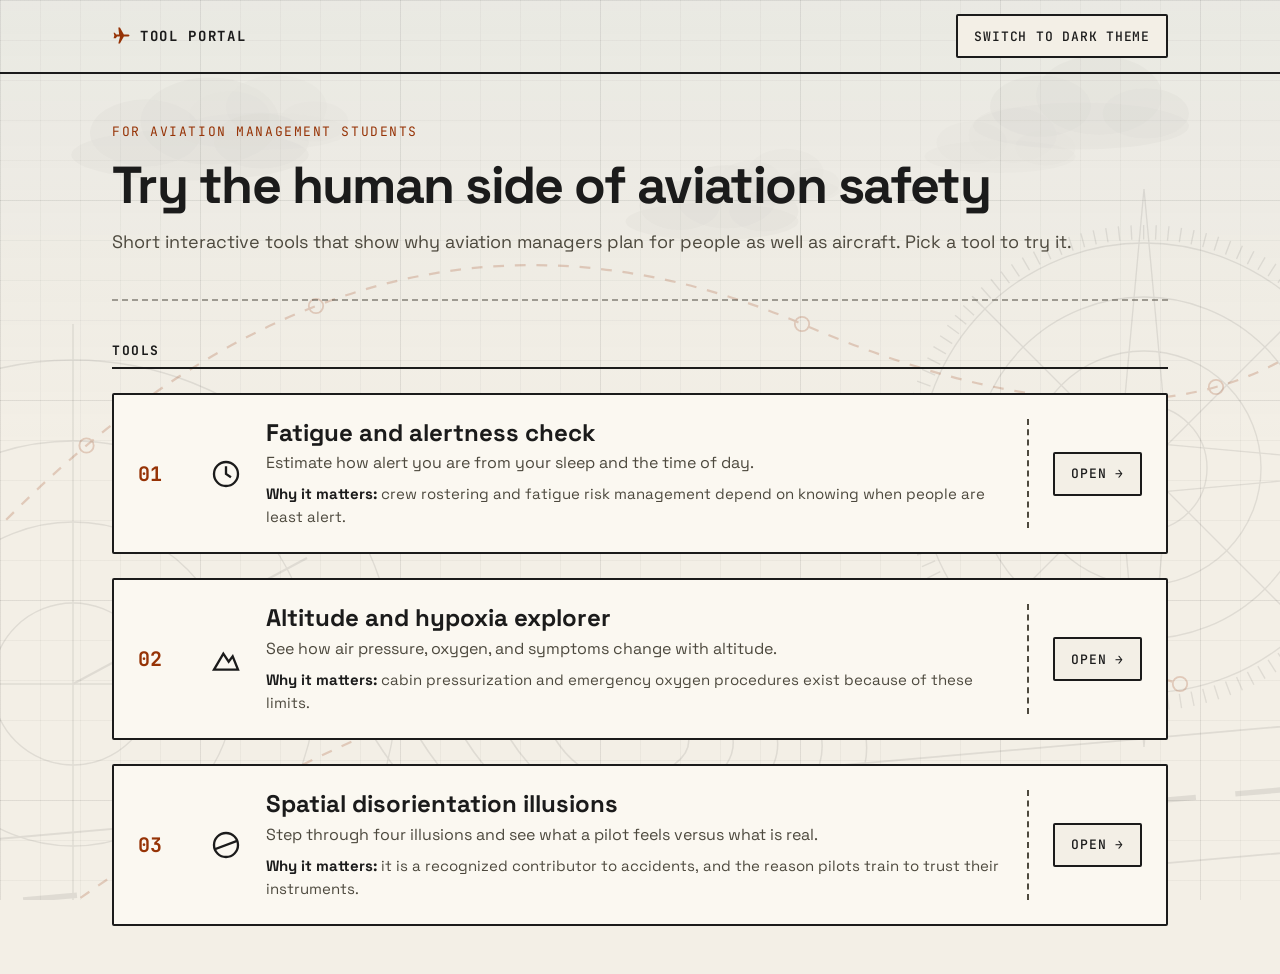
<file: index.html>
<!DOCTYPE html>
<html lang="en" data-theme="light">
<head>
  <meta charset="utf-8">
  <meta name="viewport" content="width=device-width, initial-scale=1">
  <title>Tool Portal</title>
  <link rel="preconnect" href="https://fonts.googleapis.com">
  <link rel="preconnect" href="https://fonts.gstatic.com" crossorigin>
  <link rel="stylesheet" href="https://fonts.googleapis.com/css2?family=JetBrains+Mono:wght@400;500;700&family=Space+Grotesk:wght@400;500;700&display=swap">
  <link rel="stylesheet" href="css/styles.css">
  <script src="js/theme.js"></script>
</head>
<body>
  <header class="site-header">
    <p class="site-title">Tool Portal</p>
    <button id="theme-toggle" class="theme-toggle" type="button">Switch to dark theme</button>
  </header>

  <main>
    <section class="hero">
      <p class="eyebrow">For aviation management students</p>
      <h1>Try the human side of aviation safety</h1>
      <p class="lead">Short interactive tools that show why aviation managers plan for people as well as aircraft. Pick a tool to try it.</p>
      <div class="sky-lane" aria-hidden="true"><span class="plane"></span></div>
    </section>

    <h2 class="section-label">Tools</h2>
    <ul class="tool-list">
      <li class="tool-row">
        <svg class="tool-icon" viewBox="0 0 24 24" aria-hidden="true"><circle cx="12" cy="12" r="9"></circle><path d="M12 7v5l3 2"></path></svg>
        <div class="tool-text">
          <h3><a class="tool-link" href="tools/fatigue/index.html">Fatigue and alertness check</a></h3>
          <p>Estimate how alert you are from your sleep and the time of day.</p>
          <p class="tool-why"><strong>Why it matters:</strong> crew rostering and fatigue risk management depend on knowing when people are least alert.</p>
        </div>
        <span class="tool-stub" aria-hidden="true"><span class="button">Open &rarr;</span></span>
      </li>
      <li class="tool-row">
        <svg class="tool-icon" viewBox="0 0 24 24" aria-hidden="true"><path d="M3 20l7-12 4 6 3-4 4 10z"></path></svg>
        <div class="tool-text">
          <h3><a class="tool-link" href="tools/altitude/index.html">Altitude and hypoxia explorer</a></h3>
          <p>See how air pressure, oxygen, and symptoms change with altitude.</p>
          <p class="tool-why"><strong>Why it matters:</strong> cabin pressurization and emergency oxygen procedures exist because of these limits.</p>
        </div>
        <span class="tool-stub" aria-hidden="true"><span class="button">Open &rarr;</span></span>
      </li>
      <li class="tool-row">
        <svg class="tool-icon" viewBox="0 0 24 24" aria-hidden="true"><circle cx="12" cy="12" r="9"></circle><path d="M4 15l16-6"></path></svg>
        <div class="tool-text">
          <h3><a class="tool-link" href="tools/disorientation/index.html">Spatial disorientation illusions</a></h3>
          <p>Step through four illusions and see what a pilot feels versus what is real.</p>
          <p class="tool-why"><strong>Why it matters:</strong> it is a recognized contributor to accidents, and the reason pilots train to trust their instruments.</p>
        </div>
        <span class="tool-stub" aria-hidden="true"><span class="button">Open &rarr;</span></span>
      </li>
    </ul>
  </main>
</body>
</html>
</file>
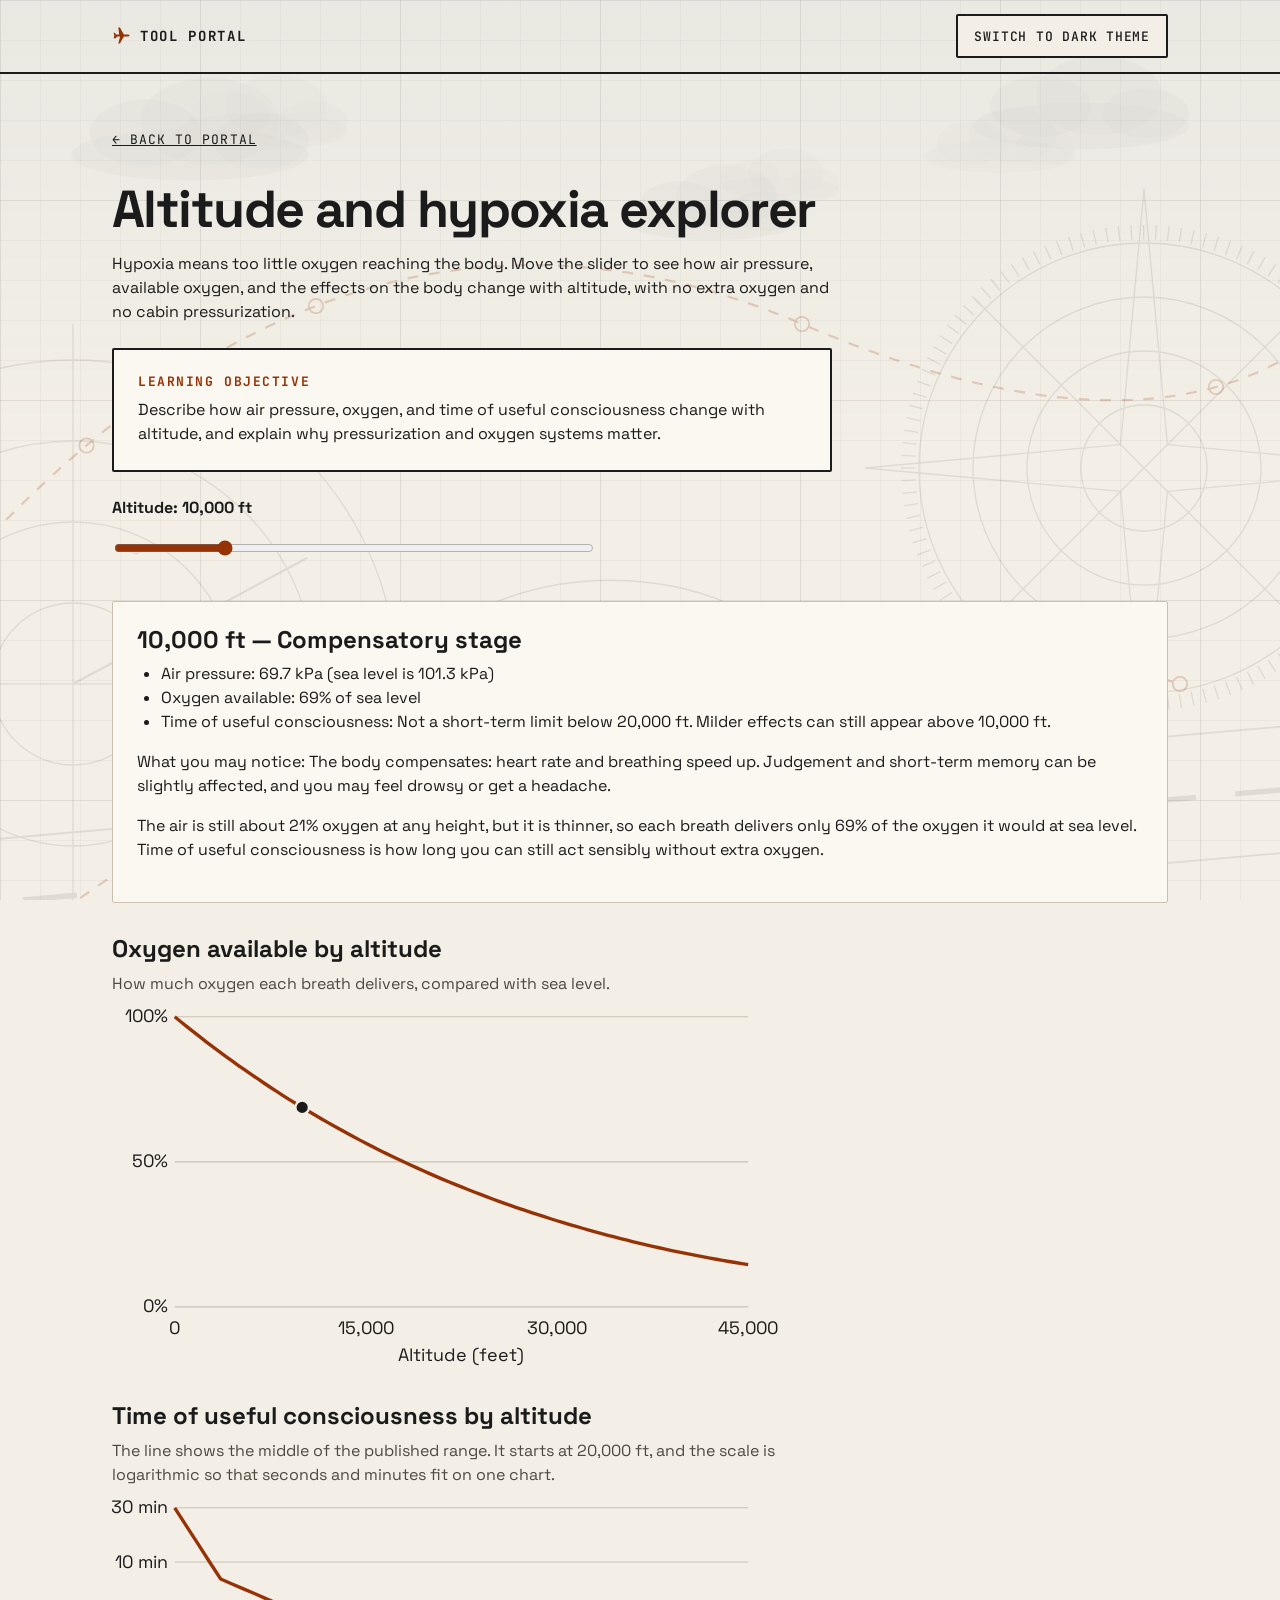
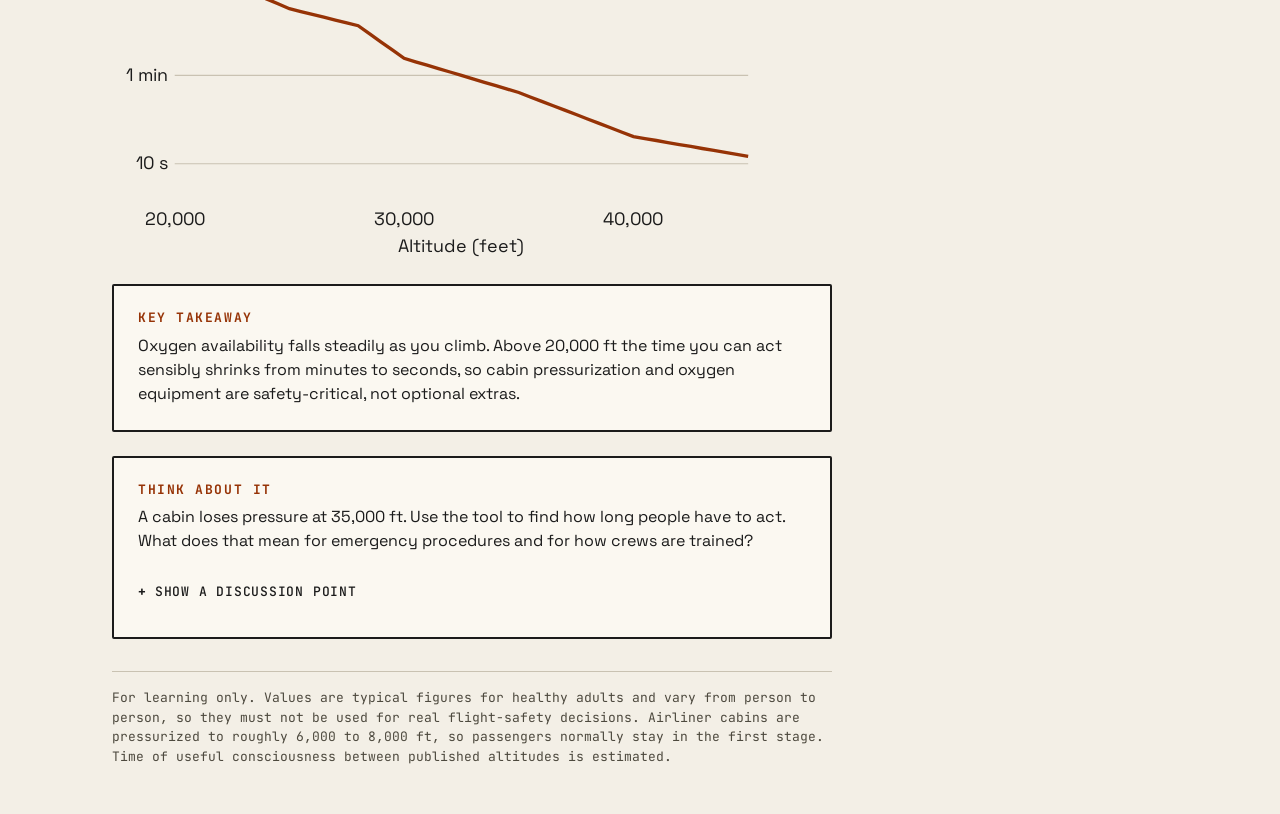
<file: tools/altitude/index.html>
<!DOCTYPE html>
<html lang="en" data-theme="light">
<head>
  <meta charset="utf-8">
  <meta name="viewport" content="width=device-width, initial-scale=1">
  <title>Altitude and hypoxia explorer</title>
  <link rel="preconnect" href="https://fonts.googleapis.com">
  <link rel="preconnect" href="https://fonts.gstatic.com" crossorigin>
  <link rel="stylesheet" href="https://fonts.googleapis.com/css2?family=JetBrains+Mono:wght@400;500;700&family=Space+Grotesk:wght@400;500;700&display=swap">
  <link rel="stylesheet" href="../../css/styles.css">
  <link rel="stylesheet" href="altitude.css">
  <script src="../../js/theme.js"></script>
</head>
<body>
  <header class="site-header">
    <p class="site-title">Tool Portal</p>
    <button id="theme-toggle" class="theme-toggle" type="button">Switch to dark theme</button>
  </header>

  <main>
    <a class="back-link" href="../../index.html">&larr; Back to portal</a>
    <h1>Altitude and hypoxia explorer</h1>
    <p>Hypoxia means too little oxygen reaching the body. Move the slider to see how air pressure, available oxygen, and the effects on the body change with altitude, with no extra oxygen and no cabin pressurization.</p>
    <section class="learn">
      <h2 class="learn-label">Learning objective</h2>
      <p>Describe how air pressure, oxygen, and time of useful consciousness change with altitude, and explain why pressurization and oxygen systems matter.</p>
    </section>

    <div class="slider-field">
      <label for="altitude">Altitude: <output id="altitude-value" for="altitude"></output></label>
      <input id="altitude" type="range" min="0" max="45000" step="500" value="10000">
    </div>

    <div id="result" class="result" aria-live="polite"></div>

    <h2>Oxygen available by altitude</h2>
    <p class="chart-caption">How much oxygen each breath delivers, compared with sea level.</p>
    <div id="oxygen-chart"></div>

    <h2>Time of useful consciousness by altitude</h2>
    <p class="chart-caption">The line shows the middle of the published range. It starts at 20,000 ft, and the scale is logarithmic so that seconds and minutes fit on one chart.</p>
    <div id="consciousness-chart"></div>

    <section class="learn">
      <h2 class="learn-label">Key takeaway</h2>
      <p>Oxygen availability falls steadily as you climb. Above 20,000 ft the time you can act sensibly shrinks from minutes to seconds, so cabin pressurization and oxygen equipment are safety-critical, not optional extras.</p>
    </section>
    <section class="learn">
      <h2 class="learn-label">Think about it</h2>
      <p>A cabin loses pressure at 35,000 ft. Use the tool to find how long people have to act. What does that mean for emergency procedures and for how crews are trained?</p>
      <details>
        <summary>Show a discussion point</summary>
        <p>At 35,000 ft the tool shows about 30 to 60 seconds, which is very little time. That is why crews put on their own oxygen first and start a descent promptly, and why the drill is practised regularly.</p>
      </details>
    </section>
    <p class="note">For learning only. Values are typical figures for healthy adults and vary from person to person, so they must not be used for real flight-safety decisions. Airliner cabins are pressurized to roughly 6,000 to 8,000 ft, so passengers normally stay in the first stage. Time of useful consciousness between published altitudes is estimated.</p>
  </main>

  <script src="model.js"></script>
  <script src="page.js"></script>
</body>
</html>
</file>
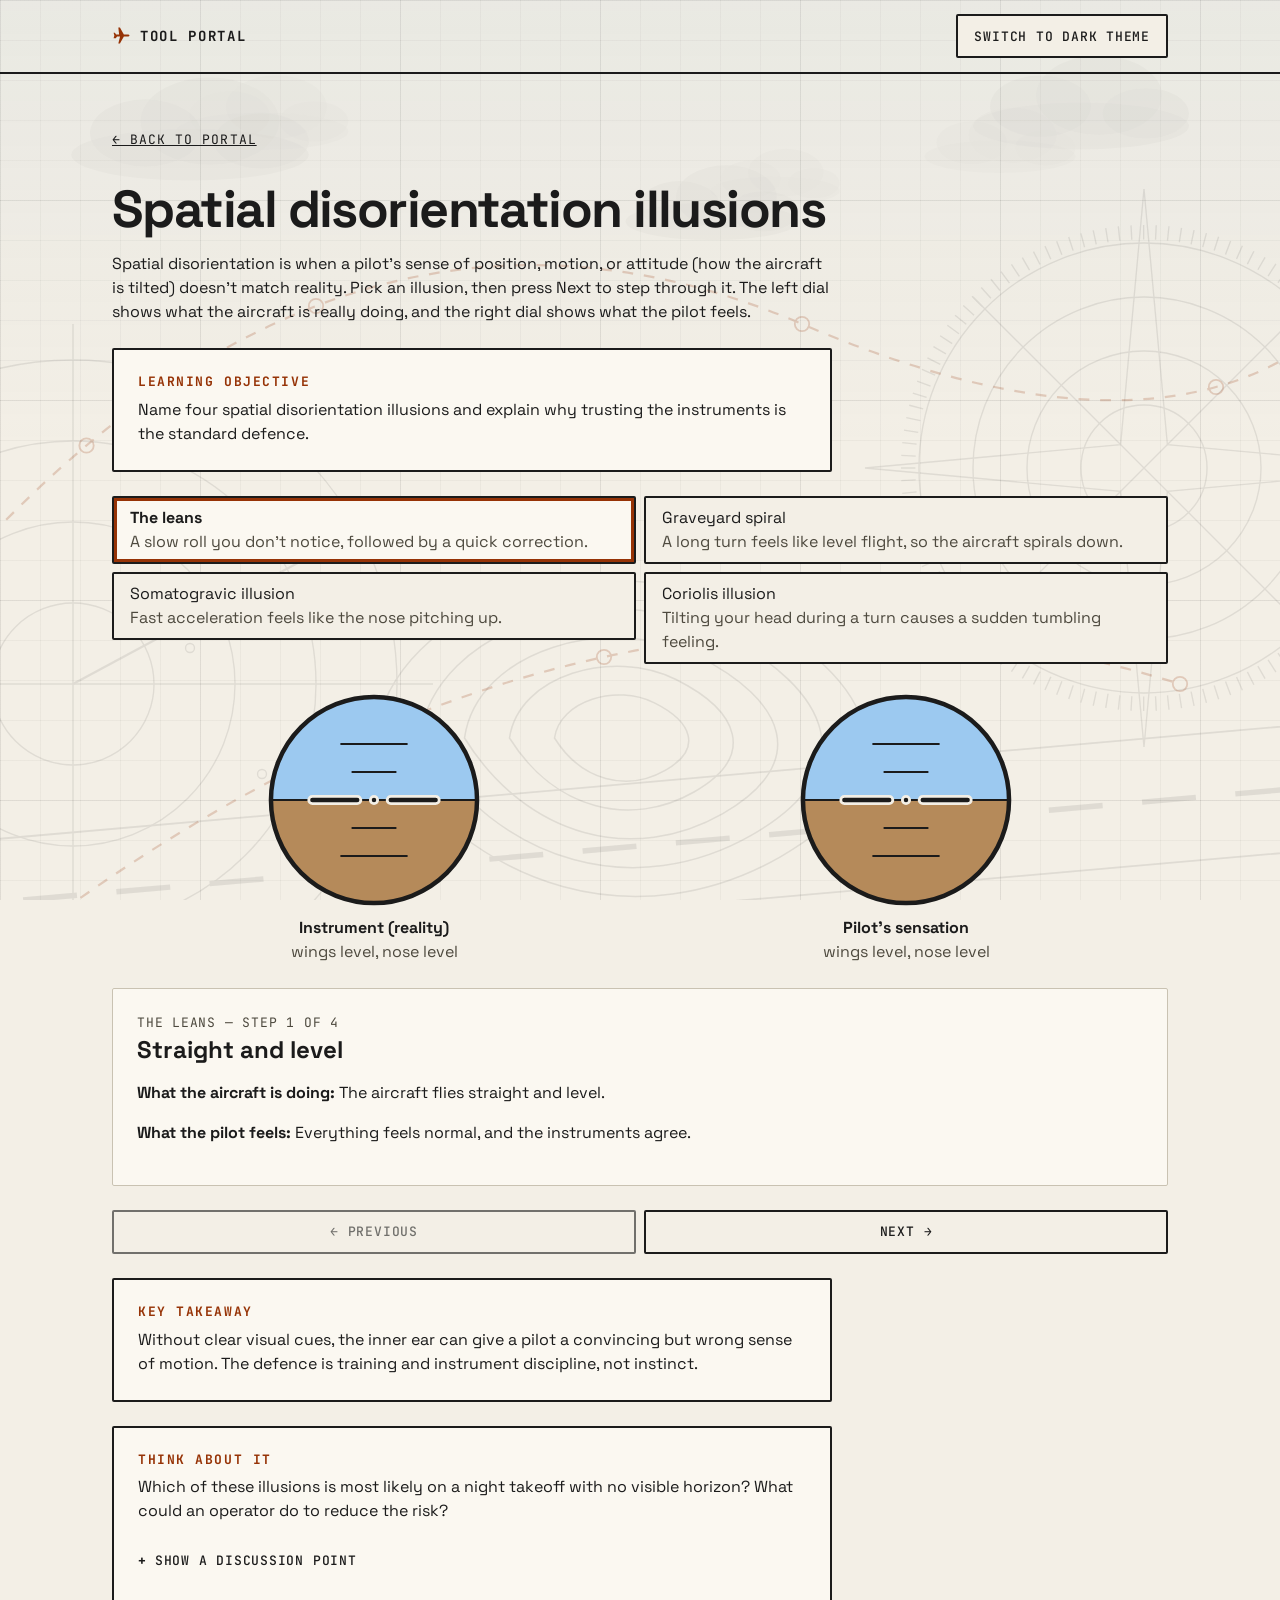
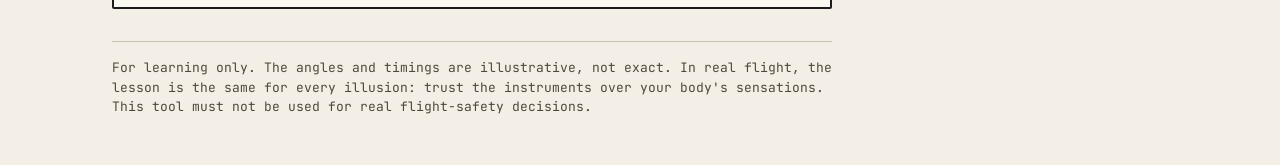
<file: tools/disorientation/index.html>
<!DOCTYPE html>
<html lang="en" data-theme="light">
<head>
  <meta charset="utf-8">
  <meta name="viewport" content="width=device-width, initial-scale=1">
  <title>Spatial disorientation illusions</title>
  <link rel="preconnect" href="https://fonts.googleapis.com">
  <link rel="preconnect" href="https://fonts.gstatic.com" crossorigin>
  <link rel="stylesheet" href="https://fonts.googleapis.com/css2?family=JetBrains+Mono:wght@400;500;700&family=Space+Grotesk:wght@400;500;700&display=swap">
  <link rel="stylesheet" href="../../css/styles.css">
  <link rel="stylesheet" href="disorientation.css">
  <script src="../../js/theme.js"></script>
</head>
<body>
  <header class="site-header">
    <p class="site-title">Tool Portal</p>
    <button id="theme-toggle" class="theme-toggle" type="button">Switch to dark theme</button>
  </header>

  <main>
    <a class="back-link" href="../../index.html">&larr; Back to portal</a>
    <h1>Spatial disorientation illusions</h1>
    <p>Spatial disorientation is when a pilot's sense of position, motion, or attitude (how the aircraft is tilted) doesn't match reality. Pick an illusion, then press Next to step through it. The left dial shows what the aircraft is really doing, and the right dial shows what the pilot feels.</p>
    <section class="learn">
      <h2 class="learn-label">Learning objective</h2>
      <p>Name four spatial disorientation illusions and explain why trusting the instruments is the standard defence.</p>
    </section>

    <ul id="picker" class="picker"></ul>

    <div id="stage" class="stage"></div>

    <div id="explanation" class="explanation" aria-live="polite"></div>

    <div class="controls">
      <button id="previous" type="button">&larr; Previous</button>
      <button id="next" type="button">Next &rarr;</button>
    </div>

    <section class="learn">
      <h2 class="learn-label">Key takeaway</h2>
      <p>Without clear visual cues, the inner ear can give a pilot a convincing but wrong sense of motion. The defence is training and instrument discipline, not instinct.</p>
    </section>
    <section class="learn">
      <h2 class="learn-label">Think about it</h2>
      <p>Which of these illusions is most likely on a night takeoff with no visible horizon? What could an operator do to reduce the risk?</p>
      <details>
        <summary>Show a discussion point</summary>
        <p>The somatogravic illusion: strong acceleration feels like the nose pitching up. Operators can reduce the risk with instrument-focused takeoff procedures, regular simulator practice, and crew monitoring of pitch and altitude.</p>
      </details>
    </section>
    <p class="note">For learning only. The angles and timings are illustrative, not exact. In real flight, the lesson is the same for every illusion: trust the instruments over your body's sensations. This tool must not be used for real flight-safety decisions.</p>
  </main>

  <script src="illusions.js"></script>
  <script src="page.js"></script>
</body>
</html>
</file>
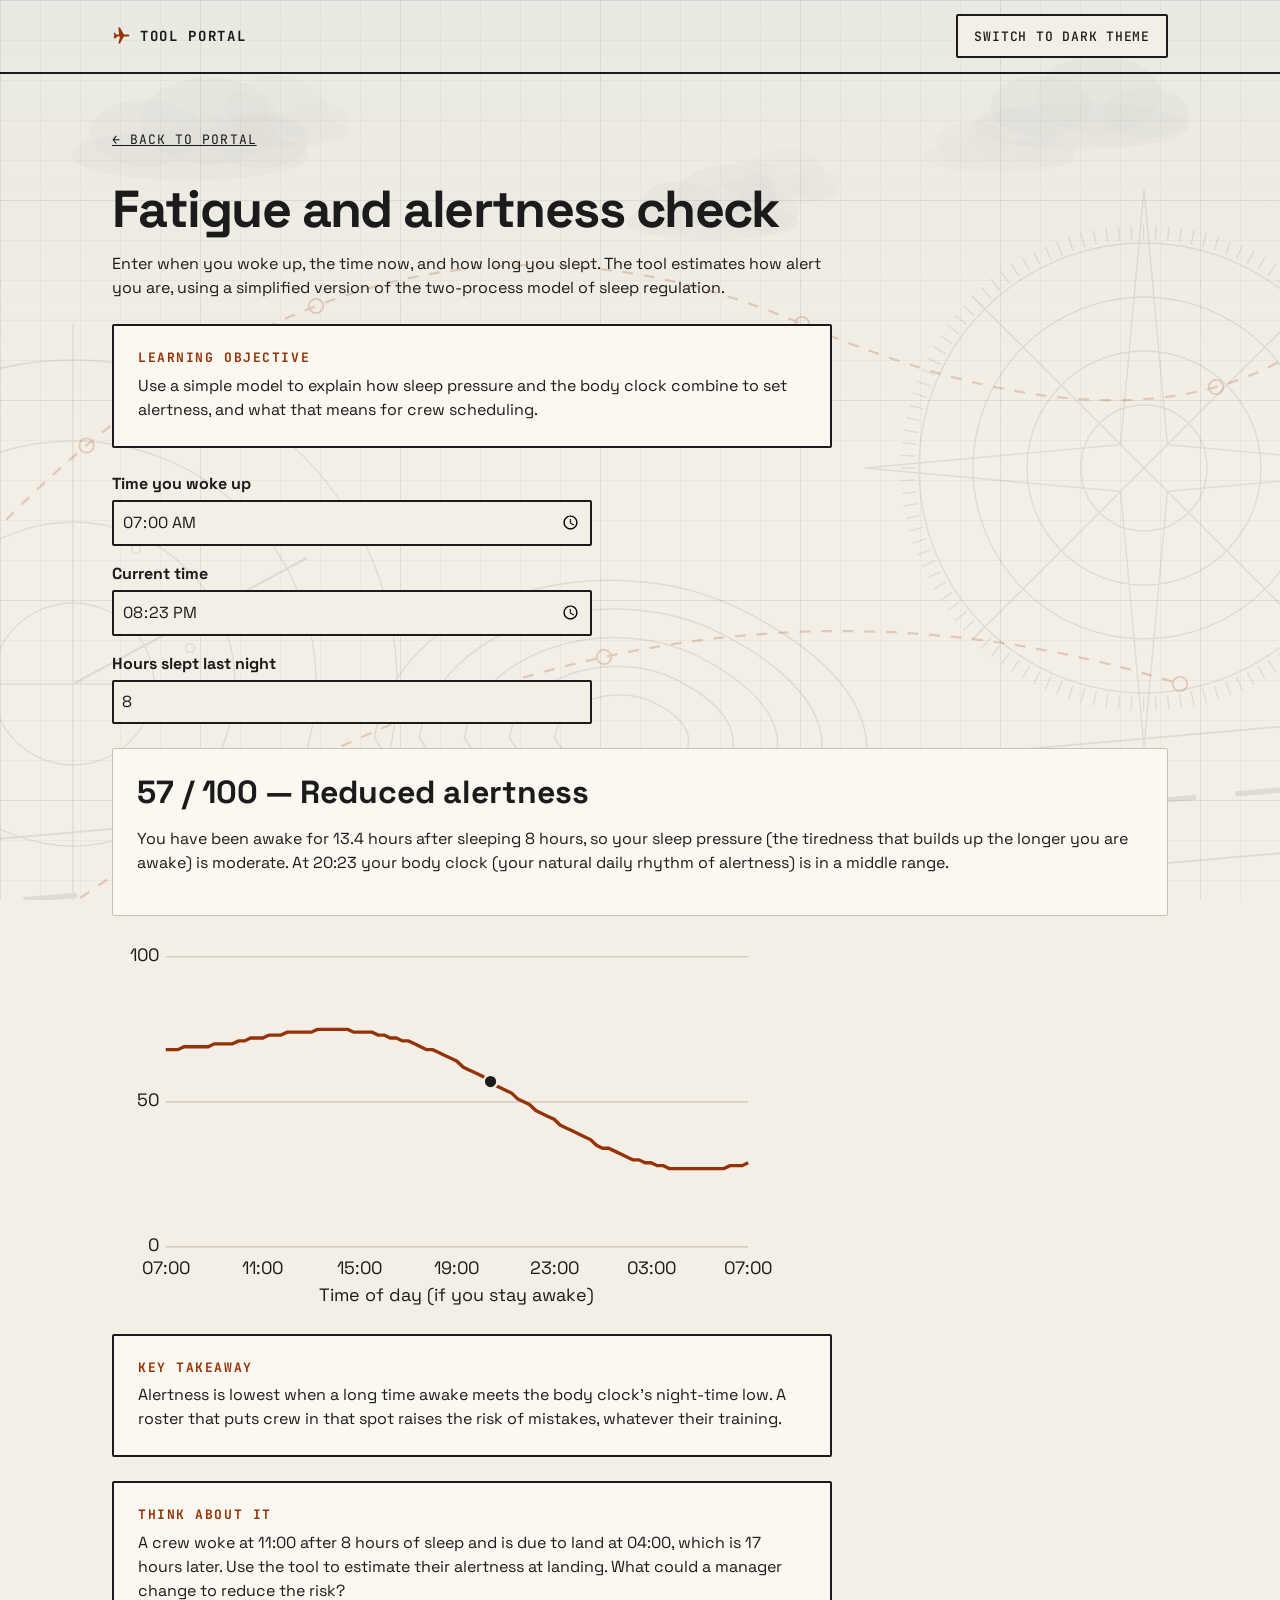
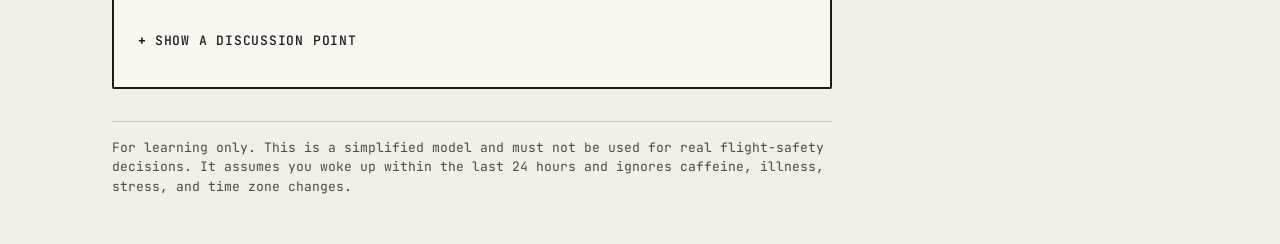
<file: tools/fatigue/index.html>
<!DOCTYPE html>
<html lang="en" data-theme="light">
<head>
  <meta charset="utf-8">
  <meta name="viewport" content="width=device-width, initial-scale=1">
  <title>Fatigue and alertness check</title>
  <link rel="preconnect" href="https://fonts.googleapis.com">
  <link rel="preconnect" href="https://fonts.gstatic.com" crossorigin>
  <link rel="stylesheet" href="https://fonts.googleapis.com/css2?family=JetBrains+Mono:wght@400;500;700&family=Space+Grotesk:wght@400;500;700&display=swap">
  <link rel="stylesheet" href="../../css/styles.css">
  <link rel="stylesheet" href="fatigue.css">
  <script src="../../js/theme.js"></script>
</head>
<body>
  <header class="site-header">
    <p class="site-title">Tool Portal</p>
    <button id="theme-toggle" class="theme-toggle" type="button">Switch to dark theme</button>
  </header>

  <main>
    <a class="back-link" href="../../index.html">&larr; Back to portal</a>
    <h1>Fatigue and alertness check</h1>
    <p>Enter when you woke up, the time now, and how long you slept. The tool estimates how alert you are, using a simplified version of the two-process model of sleep regulation.</p>
    <section class="learn">
      <h2 class="learn-label">Learning objective</h2>
      <p>Use a simple model to explain how sleep pressure and the body clock combine to set alertness, and what that means for crew scheduling.</p>
    </section>

    <form class="tool-form" onsubmit="return false">
      <div class="field">
        <label for="wake-time">Time you woke up</label>
        <input id="wake-time" type="time" value="07:00" required>
      </div>
      <div class="field">
        <label for="current-time">Current time</label>
        <input id="current-time" type="time" required>
      </div>
      <div class="field">
        <label for="hours-slept">Hours slept last night</label>
        <input id="hours-slept" type="number" min="0" max="16" step="0.5" value="8" required>
      </div>
    </form>

    <div id="result" class="result" aria-live="polite"></div>
    <div id="chart"></div>

    <section class="learn">
      <h2 class="learn-label">Key takeaway</h2>
      <p>Alertness is lowest when a long time awake meets the body clock's night-time low. A roster that puts crew in that spot raises the risk of mistakes, whatever their training.</p>
    </section>
    <section class="learn">
      <h2 class="learn-label">Think about it</h2>
      <p>A crew woke at 11:00 after 8 hours of sleep and is due to land at 04:00, which is 17 hours later. Use the tool to estimate their alertness at landing. What could a manager change to reduce the risk?</p>
      <details>
        <summary>Show a discussion point</summary>
        <p>Expect a low score, because sleep pressure is high and the body clock is near its daily low. Options include starting the duty later, adding a rest period before it, or changing who flies the critical phases. Real fatigue rules come from your regulator and your company, not from this tool.</p>
      </details>
    </section>
    <p class="note">For learning only. This is a simplified model and must not be used for real flight-safety decisions. It assumes you woke up within the last 24 hours and ignores caffeine, illness, stress, and time zone changes.</p>
  </main>

  <script src="model.js"></script>
  <script src="page.js"></script>
</body>
</html>
</file>
<file: css/styles.css>
/* Design direction: "Checklist" (see CLAUDE.md, Design Direction). */

@import url("background.css");

:root {
  color-scheme: light;

  --bg: #f3efe6;
  --surface: #fbf8f1;
  --text: #1b1b1b;
  --muted: #4d493e;
  --accent: #963306;
  --border: #c9c2b2;

  --font-body: "Space Grotesk", system-ui, -apple-system, "Segoe UI", Roboto, sans-serif;
  --font-mono: "JetBrains Mono", ui-monospace, SFMono-Regular, Menlo, Consolas, monospace;

  --space-1: 0.5rem;
  --space-2: 1rem;
  --space-3: 1.5rem;
  --space-4: 2rem;
  --space-5: 3rem;
  --space-6: 4rem;
  --page-width: 70rem;
  --radius: 2px;
  --rule: 2px;
  --plane: url("data:image/svg+xml,<svg xmlns='http://www.w3.org/2000/svg' viewBox='0 0 24 24'><g transform='rotate(90 12 12)'><path d='M12 2c.8 0 1.3 1 1.3 2.2V9l8.7 5v2l-8.7-2.2v3.8l2.2 1.6V22L12 21l-3.5 1v-1.6l2.2-1.6v-3.8L2 16v-2l8.7-5V4.2C10.7 3 11.2 2 12 2z'/></g></svg>");
}

:root[data-theme="dark"] {
  color-scheme: dark;

  --bg: #101214;
  --surface: #1a1d20;
  --text: #f1eee6;
  --muted: #b5b0a3;
  --accent: #ff9a57;
  --border: #3a3d40;
}

* {
  box-sizing: border-box;
}

body {
  margin: 0;
  background: var(--bg);
  color: var(--text);
  font-family: var(--font-body);
  font-size: 1rem;
  line-height: 1.5;
}

a {
  color: var(--accent);
}

:focus-visible {
  outline: 3px solid var(--accent);
  outline-offset: 2px;
}

/* Header */

.site-header {
  display: flex;
  flex-wrap: wrap;
  align-items: center;
  justify-content: space-between;
  gap: var(--space-1) var(--space-2);
  padding: 0.875rem max(var(--space-2), calc((100% - var(--page-width)) / 2 + var(--space-4)));
  border-bottom: var(--rule) solid var(--text);
}

.site-title::before {
  content: "";
  display: inline-block;
  width: 1.4em;
  height: 1.4em;
  margin-right: 0.6em;
  vertical-align: -0.35em;
  background: var(--accent);
  -webkit-mask: var(--plane) center / contain no-repeat;
  mask: var(--plane) center / contain no-repeat;
}

.site-title {
  margin: 0;
  font-family: var(--font-mono);
  font-size: 0.875rem;
  font-weight: 700;
  letter-spacing: 0.12em;
  text-transform: uppercase;
}

/* Page layout */

main {
  max-width: var(--page-width);
  margin: 0 auto;
  padding: var(--space-4) var(--space-2) var(--space-5);
}

main > p {
  max-width: 45rem;
}

h1 {
  margin: 0 0 var(--space-2);
  font-size: clamp(2rem, 6vw, 3.25rem);
  font-weight: 700;
  line-height: 1.05;
  letter-spacing: -0.03em;
}

h2 {
  margin: var(--space-4) 0 var(--space-1);
  font-size: 1.5rem;
  font-weight: 700;
  line-height: 1.2;
}

.eyebrow {
  margin: 0 0 var(--space-2);
  font-family: var(--font-mono);
  font-size: 0.8125rem;
  letter-spacing: 0.12em;
  text-transform: uppercase;
  color: var(--accent);
}

.lead {
  margin: 0 0 var(--space-5);
  font-size: 1.125rem;
  color: var(--muted);
}

.section-label {
  margin: 0;
  padding-bottom: var(--space-1);
  border-bottom: var(--rule) solid var(--text);
  font-family: var(--font-mono);
  font-size: 0.8125rem;
  letter-spacing: 0.12em;
  text-transform: uppercase;
}

.back-link {
  display: inline-block;
  margin-bottom: var(--space-3);
  padding: var(--space-1) 0;
  color: var(--text);
  font-family: var(--font-mono);
  font-size: 0.8125rem;
  letter-spacing: 0.08em;
  text-transform: uppercase;
}

/* Homepage hero: a plane flying along a dashed flight path */

.sky-lane {
  position: relative;
  height: 2.5rem;
  margin: calc(var(--space-3) * -1) 0 var(--space-3);
  overflow: hidden;
  pointer-events: none;
}

.sky-lane::before {
  content: "";
  position: absolute;
  top: 50%;
  right: 0;
  left: 0;
  border-top: 2px dashed var(--muted);
  opacity: 0.5;
}

.sky-lane .plane {
  position: absolute;
  top: 50%;
  left: -2rem;
  width: 1.75rem;
  height: 1.75rem;
  margin-top: -0.875rem;
  background: var(--accent);
  -webkit-mask: var(--plane) center / contain no-repeat;
  mask: var(--plane) center / contain no-repeat;
  animation: fly 30s linear infinite;
}

@keyframes fly {
  from { left: -2rem; }
  to { left: 100%; }
}

/* Buttons */

.button,
.theme-toggle {
  display: inline-flex;
  align-items: center;
  justify-content: center;
  min-height: 44px;
  padding: 0.5rem var(--space-2);
  background: var(--bg);
  color: var(--text);
  border: var(--rule) solid var(--text);
  border-radius: var(--radius);
  font-family: var(--font-mono);
  font-size: 0.8125rem;
  font-weight: 500;
  letter-spacing: 0.06em;
  text-transform: uppercase;
  text-decoration: none;
  cursor: pointer;
}

.button:hover,
.theme-toggle:hover {
  background: var(--text);
  color: var(--bg);
}

/* Homepage tool list */

.tool-list {
  margin: 0;
  padding: 0;
  list-style: none;
  counter-reset: tool;
}

.tool-row {
  position: relative;
  display: flex;
  flex-wrap: wrap;
  align-items: center;
  gap: var(--space-2) var(--space-3);
  margin: var(--space-3) 0 0;
  padding: var(--space-3);
  background: var(--surface);
  border: var(--rule) solid var(--text);
  border-radius: var(--radius);
  counter-increment: tool;
  transition: transform 0.15s ease, box-shadow 0.15s ease;
}

.tool-row:hover {
  transform: translate(-2px, -2px);
  box-shadow: 4px 4px 0 var(--text);
}

.tool-row::before {
  content: counter(tool, decimal-leading-zero);
  width: 3rem;
  color: var(--accent);
  font-family: var(--font-mono);
  font-size: 1.25rem;
  font-weight: 700;
}

.tool-icon {
  flex: none;
  width: 2rem;
  height: 2rem;
  fill: none;
  stroke: currentColor;
  stroke-width: 1.75;
  stroke-linecap: square;
}

.tool-text {
  flex: 1 1 20rem;
  min-width: 0;
}

.tool-text h3 {
  margin: 0 0 0.25rem;
  font-size: 1.5rem;
  font-weight: 700;
  line-height: 1.2;
}

.tool-text p {
  margin: 0;
  color: var(--muted);
}

.tool-text .tool-why {
  margin-top: 0.5rem;
  font-size: 0.9375rem;
}

.tool-text .tool-why strong {
  color: var(--text);
}

/* The perforated stub of the boarding pass holds the Open button */
.tool-stub {
  display: flex;
  align-items: center;
  align-self: stretch;
  padding-left: var(--space-3);
  border-left: var(--rule) dashed var(--muted);
}

.tool-link {
  color: inherit;
  text-decoration: none;
}

.tool-link::after {
  content: "";
  position: absolute;
  inset: 0;
}

.tool-link:focus-visible {
  outline: none;
}

.tool-row:has(.tool-link:focus-visible) {
  outline: 3px solid var(--accent);
  outline-offset: 2px;
}

.tool-row:hover .button {
  background: var(--text);
  color: var(--bg);
}

/* Shared tool-page components */

.result,
.explanation {
  margin: var(--space-3) 0;
  padding: var(--space-3);
  background: var(--surface);
  border: 1px solid var(--border);
  border-radius: var(--radius);
}

.result h2,
.explanation h2 {
  margin: 0 0 var(--space-1);
}

.learn {
  max-width: 45rem;
  margin: var(--space-3) 0;
  padding: var(--space-3);
  background: var(--surface);
  border: var(--rule) solid var(--text);
  border-radius: var(--radius);
}

.learn-label {
  margin: 0 0 var(--space-1);
  color: var(--accent);
  font-family: var(--font-mono);
  font-size: 0.8125rem;
  letter-spacing: 0.12em;
  text-transform: uppercase;
}

.learn p {
  margin: 0;
}

.learn details {
  margin-top: var(--space-2);
}

.learn summary {
  display: flex;
  align-items: center;
  min-height: 44px;
  font-family: var(--font-mono);
  font-size: 0.8125rem;
  font-weight: 500;
  letter-spacing: 0.06em;
  text-transform: uppercase;
  cursor: pointer;
}

.learn summary::before {
  content: "+";
  margin-right: 0.5rem;
  font-weight: 700;
}

.learn details[open] summary::before {
  content: "\2212";
}

.learn details p {
  margin-top: var(--space-1);
  color: var(--muted);
}

.note {
  max-width: 45rem;
  margin: var(--space-4) 0 0;
  padding-top: var(--space-2);
  border-top: 1px solid var(--border);
  color: var(--muted);
  font-family: var(--font-mono);
  font-size: 0.8125rem;
}

.chart {
  display: block;
  width: 100%;
  max-width: 42rem;
  height: auto;
}

.chart text {
  fill: var(--text);
  font-size: 16px;
}

.chart-axis,
.chart-grid {
  stroke: var(--border);
  stroke-width: 1;
}

.chart-line {
  fill: none;
  stroke: var(--accent);
  stroke-width: 3;
}

.chart-marker {
  fill: var(--text);
  stroke: var(--bg);
  stroke-width: 2;
}

@media (max-width: 599px) {
  .tool-stub {
    flex-basis: 100%;
    padding: var(--space-2) 0 0;
    border-top: var(--rule) dashed var(--muted);
    border-left: 0;
  }
}

@media (prefers-reduced-motion: reduce) {
  .sky-lane .plane {
    left: calc(100% - 3rem);
    animation: none;
  }

  .tool-row {
    transition: none;
  }

  .tool-row:hover {
    transform: none;
  }
}

@media (min-width: 600px) {
  main {
    padding: var(--space-5) var(--space-4) var(--space-5);
  }
}
</file>
<file: tools/altitude/altitude.css>
.slider-field {
  max-width: 30rem;
}

.slider-field label {
  display: block;
  margin-bottom: 0.25rem;
  font-weight: 700;
}

.slider-field input {
  width: 100%;
  min-height: 44px;
  accent-color: var(--accent);
}

.facts {
  margin: 0 0 var(--space-2);
  padding-left: var(--space-3);
}

.chart-caption {
  margin: 0 0 0.25rem;
  color: var(--muted);
}
</file>
<file: tools/disorientation/disorientation.css>
:root {
  --sky: #9cc9f0;
  --ground: #b58a5a;
}

:root[data-theme="dark"] {
  --sky: #2a5c8f;
  --ground: #6b4a2a;
}

.picker {
  display: grid;
  grid-template-columns: 1fr;
  gap: var(--space-1);
  margin: 0 0 var(--space-3);
  padding: 0;
  list-style: none;
}

.picker button,
.controls button {
  width: 100%;
  min-height: 44px;
  padding: 0.5rem var(--space-2);
  background: var(--bg);
  color: var(--text);
  border: var(--rule) solid var(--text);
  border-radius: var(--radius);
  font: inherit;
  text-align: left;
  cursor: pointer;
}

.picker button[aria-pressed="true"] {
  background: var(--surface);
  box-shadow: inset 0 0 0 3px var(--accent);
  font-weight: 700;
}

.picker .summary {
  display: block;
  font-weight: 400;
  color: var(--muted);
}

.stage {
  display: grid;
  grid-template-columns: 1fr 1fr;
  gap: var(--space-1);
  margin-bottom: var(--space-2);
}

.indicator {
  margin: 0;
  text-align: center;
}

.indicator svg {
  display: block;
  width: 100%;
  max-width: 14rem;
  height: auto;
  margin: 0 auto;
}

.indicator figcaption {
  margin-top: 0.25rem;
  font-weight: 700;
}

.indicator .reading {
  display: block;
  font-weight: 400;
  color: var(--muted);
}

.sky {
  fill: var(--sky);
}

.ground {
  fill: var(--ground);
}

.horizon-line,
.ladder {
  stroke: var(--text);
  stroke-width: 2;
}

.horizon {
  transform-origin: 100px 100px;
  transition: transform 1.2s ease-in-out;
}

.dial {
  fill: none;
  stroke: var(--text);
  stroke-width: 4;
}

.plane-outline {
  fill: none;
  stroke: var(--bg);
  stroke-width: 9;
  stroke-linecap: round;
}

.plane {
  fill: none;
  stroke: var(--text);
  stroke-width: 4;
  stroke-linecap: round;
}

.step-count {
  margin: 0 0 0.25rem;
  color: var(--muted);
  font-family: var(--font-mono);
  font-size: 0.8125rem;
  letter-spacing: 0.06em;
  text-transform: uppercase;
}

.controls {
  display: grid;
  grid-template-columns: 1fr 1fr;
  gap: var(--space-1);
  margin-bottom: var(--space-3);
}

.controls button {
  font-family: var(--font-mono);
  font-size: 0.8125rem;
  font-weight: 500;
  letter-spacing: 0.06em;
  text-transform: uppercase;
  text-align: center;
}

.controls button:hover:not(:disabled) {
  background: var(--text);
  color: var(--bg);
}

.controls button:disabled {
  opacity: 0.6;
  cursor: not-allowed;
}

@media (min-width: 600px) {
  .picker {
    grid-template-columns: 1fr 1fr;
  }
}

@media (prefers-reduced-motion: reduce) {
  .horizon {
    transition: none;
  }
}
</file>
<file: tools/fatigue/fatigue.css>
.tool-form {
  display: grid;
  grid-template-columns: 1fr;
  gap: var(--space-2);
  max-width: 30rem;
}

.field label {
  display: block;
  margin-bottom: 0.25rem;
  font-weight: 700;
}

.field input {
  width: 100%;
  min-height: 44px;
  padding: 0.5rem;
  background: var(--bg);
  color: var(--text);
  border: var(--rule) solid var(--text);
  border-radius: var(--radius);
  font: inherit;
}

.result-score {
  margin: 0;
  font-size: 2rem;
  font-weight: 700;
  line-height: 1.2;
}
</file>
